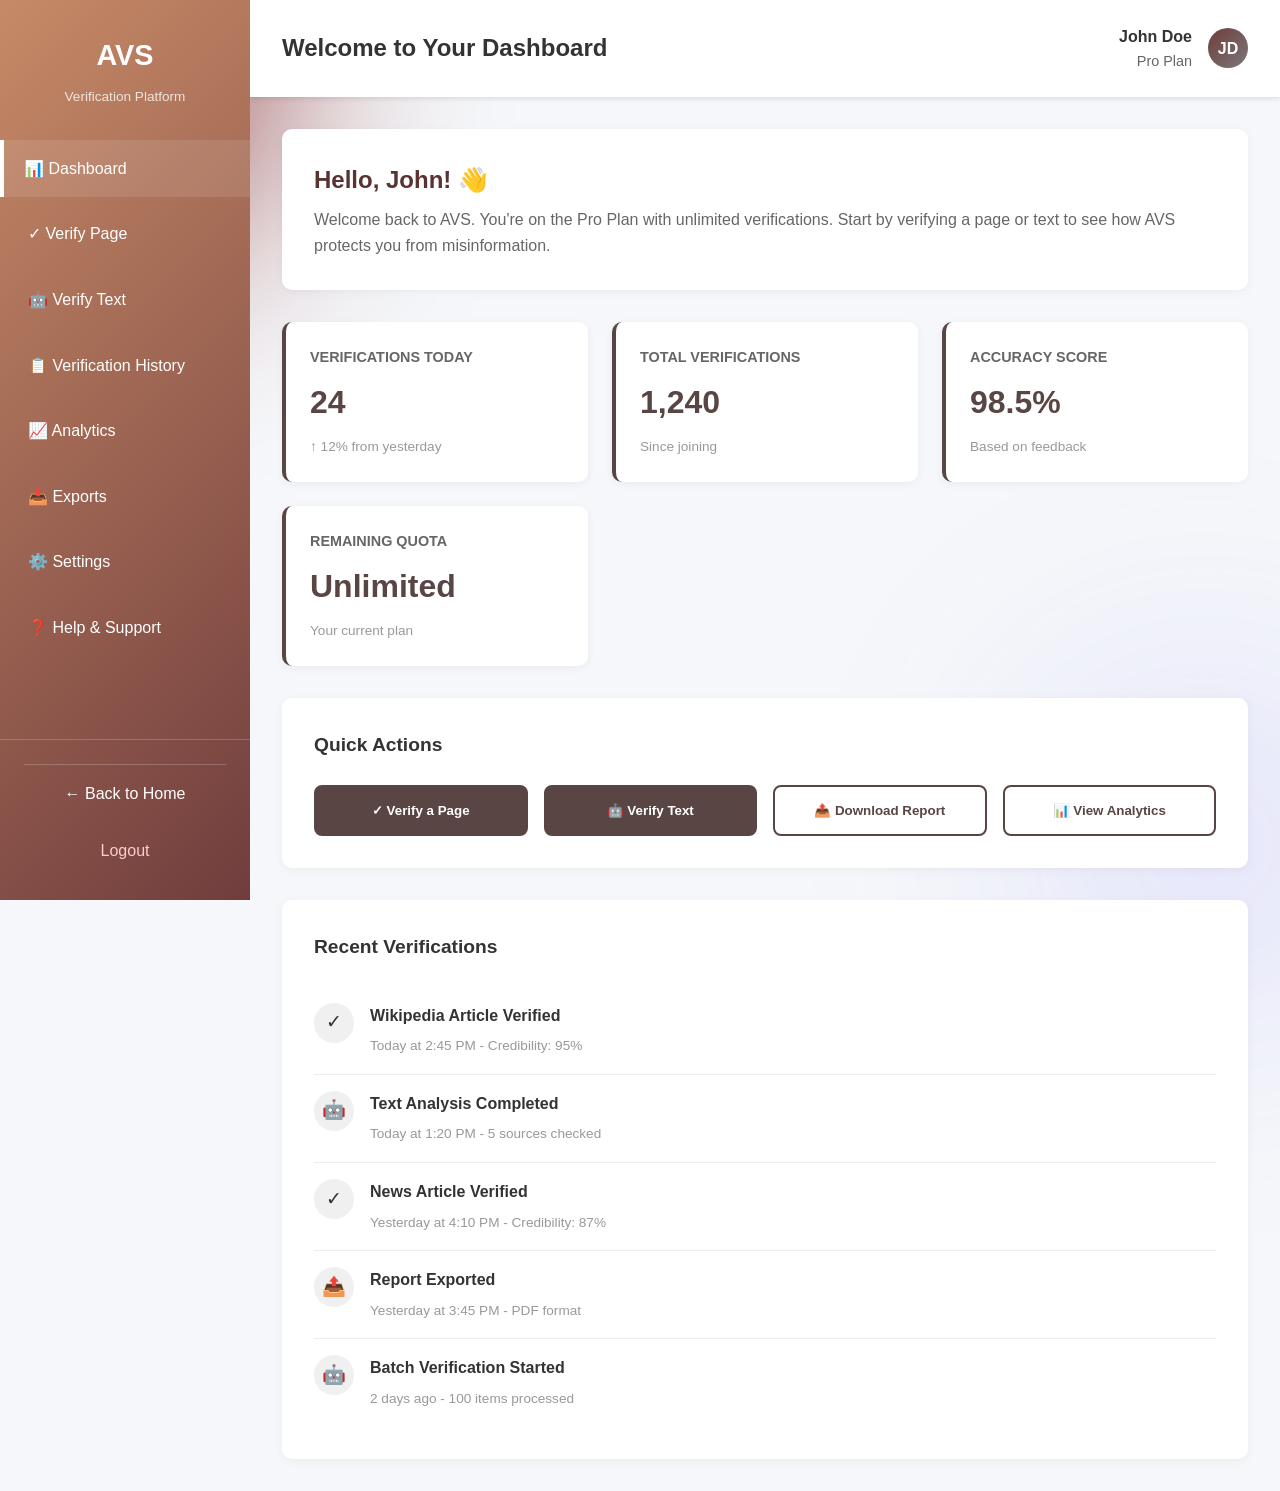
<file: dashboard.html>
<!DOCTYPE html>
<html lang="en">
<head>
    <meta charset="UTF-8">
    <meta name="viewport" content="width=device-width, initial-scale=1.0">
    <title>AVS - Dashboard</title>
    <link rel="stylesheet" href="assets-css-style.css">
    <style>
        * {
            margin: 0;
            padding: 0;
            box-sizing: border-box;
        }

        body {
            font-family: 'Segoe UI', Tahoma, Geneva, Verdana, sans-serif;
            background-color: #f5f7fa;
            color: #333;
        }

        .dashboard-container {
            display: flex;
            min-height: 100vh;
        }

        /* Sidebar */
        .sidebar {
            width: 250px;
            background: linear-gradient(135deg, #c78a67 0%, #703d3d 100%);
            color: white;
            padding: 2rem 0;
            position: fixed;
            height: 100vh;
            overflow-y: auto;
        }

        .sidebar-header {
            padding: 0 1.5rem;
            margin-bottom: 2rem;
            text-align: center;
        }

        .sidebar-header h2 {
            font-size: 1.8rem;
            margin-bottom: 0.5rem;
        }

        .sidebar-menu {
            list-style: none;
        }

        .sidebar-menu li {
            margin: 0.5rem 0;
        }

        .sidebar-menu a {
            display: block;
            padding: 1rem 1.5rem;
            color: white;
            text-decoration: none;
            transition: all 0.3s;
            border-left: 4px solid transparent;
        }

        .sidebar-menu a:hover,
        .sidebar-menu a.active {
            background-color: rgba(255, 255, 255, 0.1);
            border-left-color: white;
            padding-left: 1.25rem;
        }

        .sidebar-footer {
            position: absolute;
            bottom: 0;
            width: 100%;
            padding: 1.5rem;
            border-top: 1px solid rgba(255, 255, 255, 0.2);
        }

        .sidebar-footer a {
            display: block;
            color: white;
            text-decoration: none;
            text-align: center;
            padding: 0.75rem;
            transition: opacity 0.3s;
        }

        .sidebar-footer a:hover {
            opacity: 0.8;
        }

        /* Main Content */
        .main-content {
            flex: 1;
            margin-left: 250px;
        }

        /* Top Bar */
        .topbar {
            background: white;
            padding: 1.5rem 2rem;
            box-shadow: 0 2px 5px rgba(0, 0, 0, 0.1);
            display: flex;
            justify-content: space-between;
            align-items: center;
        }

        .topbar h1 {
            font-size: 1.5rem;
            color: #333;
        }

        .user-profile {
            display: flex;
            align-items: center;
            gap: 1rem;
        }

        .user-avatar {
            width: 40px;
            height: 40px;
            border-radius: 50%;
            background: linear-gradient(135deg, #703d3d 0%, #7a7777 100%);
            display: flex;
            align-items: center;
            justify-content: center;
            color: white;
            font-weight: bold;
        }

        .user-info {
            text-align: right;
        }

        .user-info p {
            margin: 0;
            font-size: 0.9rem;
            color: #666;
        }

        .user-info span {
            display: block;
            font-weight: 600;
            color: #333;
        }

        /* Content Area */
        .content {
            padding: 2rem;
        }

        .welcome-section {
            background: white;
            padding: 2rem;
            border-radius: 10px;
            margin-bottom: 2rem;
            box-shadow: 0 2px 10px rgba(0, 0, 0, 0.05);
        }

        .welcome-section h2 {
            color: #593332;
            margin-bottom: 0.5rem;
        }

        .welcome-section p {
            color: #666;
            line-height: 1.6;
        }

        /* Stats Grid */
        .stats-grid {
            display: grid;
            grid-template-columns: repeat(auto-fit, minmax(250px, 1fr));
            gap: 1.5rem;
            margin-bottom: 2rem;
        }

        .stat-card {
            background: white;
            padding: 1.5rem;
            border-radius: 10px;
            box-shadow: 0 2px 10px rgba(0, 0, 0, 0.05);
            border-left: 4px solid #594644;
        }

        .stat-card h3 {
            color: #666;
            font-size: 0.9rem;
            font-weight: 600;
            text-transform: uppercase;
            margin-bottom: 0.5rem;
        }

        .stat-value {
            font-size: 2rem;
            font-weight: bold;
            color: #594644;
        }

        .stat-change {
            font-size: 0.85rem;
            color: #999;
            margin-top: 0.5rem;
        }

        /* Main Actions */
        .actions-section {
            background: white;
            padding: 2rem;
            border-radius: 10px;
            margin-bottom: 2rem;
            box-shadow: 0 2px 10px rgba(0, 0, 0, 0.05);
        }

        .actions-section h3 {
            color: #333;
            margin-bottom: 1.5rem;
            font-size: 1.2rem;
        }

        .action-buttons {
            display: grid;
            grid-template-columns: repeat(auto-fit, minmax(200px, 1fr));
            gap: 1rem;
        }

        .action-btn {
            padding: 1rem;
            border: 2px solid #594644;
            background: white;
            color: #594644;
            border-radius: 8px;
            font-weight: 600;
            cursor: pointer;
            transition: all 0.3s;
            text-decoration: none;
            display: flex;
            align-items: center;
            justify-content: center;
            gap: 0.5rem;
        }

        .action-btn:hover {
            background: #594644;
            color: white;
            transform: translateY(-2px);
        }

        .action-btn.primary {
            background: #594644;
            color: white;
            border-color: #594644;
        }

        .action-btn.primary:hover {
            background: #7a7777;
            border-color: #7a7777;
        }

        /* Recent Activity */
        .activity-section {
            background: white;
            padding: 2rem;
            border-radius: 10px;
            box-shadow: 0 2px 10px rgba(0, 0, 0, 0.05);
        }

        .activity-section h3 {
            color: #333;
            margin-bottom: 1.5rem;
            font-size: 1.2rem;
        }

        .activity-list {
            list-style: none;
        }

        .activity-item {
            padding: 1rem 0;
            border-bottom: 1px solid #eee;
            display: flex;
            gap: 1rem;
        }

        .activity-item:last-child {
            border-bottom: none;
        }

        .activity-icon {
            width: 40px;
            height: 40px;
            background: #f0f0f0;
            border-radius: 50%;
            display: flex;
            align-items: center;
            justify-content: center;
            font-size: 1.2rem;
        }

        .activity-content {
            flex: 1;
        }

        .activity-content strong {
            display: block;
            color: #333;
            margin-bottom: 0.25rem;
        }

        .activity-content span {
            color: #999;
            font-size: 0.85rem;
        }

        /* Responsive */
        @media (max-width: 768px) {
            .sidebar {
                position: absolute;
                left: -250px;
                transition: left 0.3s;
                z-index: 1000;
            }

            .sidebar.active {
                left: 0;
            }

            .main-content {
                margin-left: 0;
            }

            .stats-grid {
                grid-template-columns: 1fr;
            }

            .action-buttons {
                grid-template-columns: 1fr;
            }

            .topbar {
                justify-content: space-between;
            }

            .user-info {
                display: none;
            }
        }
    </style>
</head>
<body>
    <div class="dashboard-container">
        <!-- Sidebar -->
        <aside class="sidebar">
            <div class="sidebar-header">
                <h2>AVS</h2>
                <p style="font-size: 0.85rem; opacity: 0.8;">Verification Platform</p>
            </div>

            <ul class="sidebar-menu">
                <li><a href="#dashboard" class="active">📊 Dashboard</a></li>
                <li><a href="#verify-page">✓ Verify Page</a></li>
                <li><a href="#verify-text">🤖 Verify Text</a></li>
                <li><a href="#history">📋 Verification History</a></li>
                <li><a href="#analytics">📈 Analytics</a></li>
                <li><a href="#exports">📤 Exports</a></li>
                <li><a href="#settings">⚙️ Settings</a></li>
                <li><a href="#help">❓ Help & Support</a></li>
            </ul>

            <div class="sidebar-footer">
                <a href="index.html" style="border-top: 1px solid rgba(255, 255, 255, 0.2); padding-top: 1rem;">← Back to Home</a>
                <a href="login.html" style="margin-top: 0.5rem; color: #ffcccc;">Logout</a>
            </div>
        </aside>

        <!-- Main Content -->
        <div class="main-content">
            <!-- Top Bar -->
            <div class="topbar">
                <h1>Welcome to Your Dashboard</h1>
                <div class="user-profile">
                    <div class="user-info">
                        <span>John Doe</span>
                        <p>Pro Plan</p>
                    </div>
                    <div class="user-avatar">JD</div>
                </div>
            </div>

            <!-- Content -->
            <div class="content">
                <!-- Welcome Section -->
                <div class="welcome-section">
                    <h2>Hello, John! 👋</h2>
                    <p>Welcome back to AVS. You're on the Pro Plan with unlimited verifications. Start by verifying a page or text to see how AVS protects you from misinformation.</p>
                </div>

                <!-- Stats Grid -->
                <div class="stats-grid">
                    <div class="stat-card">
                        <h3>Verifications Today</h3>
                        <div class="stat-value">24</div>
                        <div class="stat-change">↑ 12% from yesterday</div>
                    </div>
                    <div class="stat-card">
                        <h3>Total Verifications</h3>
                        <div class="stat-value">1,240</div>
                        <div class="stat-change">Since joining</div>
                    </div>
                    <div class="stat-card">
                        <h3>Accuracy Score</h3>
                        <div class="stat-value">98.5%</div>
                        <div class="stat-change">Based on feedback</div>
                    </div>
                    <div class="stat-card">
                        <h3>Remaining Quota</h3>
                        <div class="stat-value">Unlimited</div>
                        <div class="stat-change">Your current plan</div>
                    </div>
                </div>

                <!-- Quick Actions -->
                <div class="actions-section">
                    <h3>Quick Actions</h3>
                    <div class="action-buttons">
                        <button class="action-btn primary">✓ Verify a Page</button>
                        <button class="action-btn primary">🤖 Verify Text</button>
                        <button class="action-btn">📤 Download Report</button>
                        <button class="action-btn">📊 View Analytics</button>
                    </div>
                </div>

                <!-- Recent Activity -->
                <div class="activity-section">
                    <h3>Recent Verifications</h3>
                    <ul class="activity-list">
                        <li class="activity-item">
                            <div class="activity-icon">✓</div>
                            <div class="activity-content">
                                <strong>Wikipedia Article Verified</strong>
                                <span>Today at 2:45 PM - Credibility: 95%</span>
                            </div>
                        </li>
                        <li class="activity-item">
                            <div class="activity-icon">🤖</div>
                            <div class="activity-content">
                                <strong>Text Analysis Completed</strong>
                                <span>Today at 1:20 PM - 5 sources checked</span>
                            </div>
                        </li>
                        <li class="activity-item">
                            <div class="activity-icon">✓</div>
                            <div class="activity-content">
                                <strong>News Article Verified</strong>
                                <span>Yesterday at 4:10 PM - Credibility: 87%</span>
                            </div>
                        </li>
                        <li class="activity-item">
                            <div class="activity-icon">📤</div>
                            <div class="activity-content">
                                <strong>Report Exported</strong>
                                <span>Yesterday at 3:45 PM - PDF format</span>
                            </div>
                        </li>
                        <li class="activity-item">
                            <div class="activity-icon">🤖</div>
                            <div class="activity-content">
                                <strong>Batch Verification Started</strong>
                                <span>2 days ago - 100 items processed</span>
                            </div>
                        </li>
                    </ul>
                </div>
            </div>
        </div>
    </div>

    <script>
        // Add active state to menu items on click
        document.querySelectorAll('.sidebar-menu a').forEach(link => {
            link.addEventListener('click', function() {
                document.querySelectorAll('.sidebar-menu a').forEach(a => a.classList.remove('active'));
                this.classList.add('active');
            });
        });

        // Mobile menu toggle (optional)
        function toggleSidebar() {
            document.querySelector('.sidebar').classList.toggle('active');
        }
    </script>
</body>
</html>
</file>
<file: assets-css-style.css>
/* AVS - Complete Styling with Dark Theme (Black, Dark Red, White, Gold) */

:root {
  --bg-dark: #0b0b0f;
  --bg-darker: #050508;
  --red-dark: #d72638;
  --red-darker: #a01d2a;
  --gold: #d4af37;
  --gold-light: #e8c547;
  --white: #ffffff;
  --gray: #b5b5b5;
  --gray-light: #d0d0d0;
  --gray-dark: #888888;
}

* {
  margin: 0;
  padding: 0;
  box-sizing: border-box;
  font-family: 'Segoe UI', Tahoma, Geneva, Verdana, sans-serif;
}

html {
  scroll-behavior: smooth;
}

body {
  background: var(--bg-dark);
  color: var(--white);
  line-height: 1.6;
}

.container {
  max-width: 1200px;
  margin: 0 auto;
  padding: 0 20px;
}

/* ===== NAVBAR ===== */
.navbar {
  background: rgba(0, 0, 0, 0.95);
  padding: 1rem 2rem;
  position: sticky;
  top: 0;
  z-index: 1000;
  border-bottom: 2px solid var(--red-dark);
  backdrop-filter: blur(10px);
}

.navbar .container {
  display: flex;
  justify-content: space-between;
  align-items: center;
}

.nav-brand {
  font-size: 1.8rem;
  font-weight: bold;
  color: var(--gold);
  letter-spacing: 2px;
}

.nav-menu {
  display: flex;
  list-style: none;
  gap: 2rem;
  align-items: center;
}

.nav-menu a {
  color: var(--white);
  text-decoration: none;
  transition: all 0.3s ease;
  font-size: 0.95rem;
  font-weight: 500;
}

.nav-menu a:hover {
  color: var(--gold);
  text-shadow: 0 0 10px rgba(212, 175, 55, 0.5);
}

.btn-primary, .btn-secondary {
  padding: 0.6rem 1.2rem;
  border-radius: 5px;
  text-decoration: none;
  font-weight: 600;
  transition: all 0.3s ease;
  display: inline-block;
}

.btn-primary {
  background: var(--red-dark);
  color: white;
  border: 2px solid var(--red-dark);
}

.btn-primary:hover {
  background: var(--red-darker);
  border-color: var(--gold);
  transform: translateY(-2px);
  box-shadow: 0 5px 15px rgba(212, 175, 55, 0.3);
}

.btn-secondary {
  background: transparent;
  color: var(--gold);
  border: 2px solid var(--gold);
}

.btn-secondary:hover {
  background: var(--gold);
  color: var(--bg-dark);
  transform: translateY(-2px);
}

/* ===== HERO SECTION ===== */
.hero {
  background: linear-gradient(135deg, rgba(11, 11, 15, 1) 0%, rgba(5, 5, 8, 1) 100%);
  padding: 100px 20px;
  text-align: center;
  border-bottom: 2px solid var(--red-dark);
}

.hero-content h1 {
  font-size: 3.5rem;
  margin-bottom: 1rem;
  color: var(--white);
  text-shadow: 0 0 20px rgba(212, 175, 55, 0.3);
  font-weight: 700;
}

.hero-content p {
  font-size: 1.2rem;
  color: var(--gray-light);
  max-width: 700px;
  margin: 0 auto 2rem;
}

.hero-buttons {
  display: flex;
  gap: 1rem;
  justify-content: center;
  flex-wrap: wrap;
}

.btn {
  padding: 0.8rem 1.5rem;
  border-radius: 5px;
  text-decoration: none;
  font-weight: 600;
  transition: all 0.3s ease;
  display: inline-block;
  font-size: 1rem;
  cursor: pointer;
  border: none;
}

.btn:hover {
  transform: translateY(-3px);
}

/* ===== FEATURES SECTION ===== */
.features {
  padding: 80px 20px;
  background: var(--bg-dark);
}

.features h2 {
  text-align: center;
  font-size: 2.5rem;
  margin-bottom: 3rem;
  color: var(--gold);
  text-shadow: 0 0 15px rgba(212, 175, 55, 0.2);
}

.features-grid {
  display: grid;
  grid-template-columns: repeat(auto-fit, minmax(300px, 1fr));
  gap: 2rem;
}

.feature-card {
  background: rgba(215, 38, 56, 0.05);
  border: 2px solid rgba(212, 175, 55, 0.3);
  padding: 2rem;
  border-radius: 10px;
  transition: all 0.3s ease;
  text-align: center;
}

.feature-card:hover {
  border-color: var(--gold);
  transform: translateY(-5px);
  box-shadow: 0 10px 30px rgba(212, 175, 55, 0.2);
  background: rgba(212, 175, 55, 0.05);
}

.feature-icon {
  font-size: 2.5rem;
  margin-bottom: 1rem;
}

.feature-card h3 {
  color: var(--gold);
  font-size: 1.3rem;
  margin-bottom: 0.5rem;
}

.feature-card p {
  color: var(--gray-light);
  font-size: 0.95rem;
}

/* ===== PRICING SECTION ===== */
.pricing {
  padding: 80px 20px;
  background: linear-gradient(135deg, rgba(5, 5, 8, 1) 0%, rgba(11, 11, 15, 1) 100%);
  border-top: 2px solid var(--red-dark);
}

.pricing h2 {
  text-align: center;
  font-size: 2.5rem;
  margin-bottom: 3rem;
  color: var(--gold);
}

.pricing-grid {
  display: grid;
  grid-template-columns: repeat(auto-fit, minmax(250px, 1fr));
  gap: 2rem;
}

.pricing-card {
  background: rgba(0, 0, 0, 0.6);
  border: 2px solid rgba(212, 175, 55, 0.3);
  padding: 2rem;
  border-radius: 10px;
  transition: all 0.3s ease;
  text-align: center;
  position: relative;
}

.pricing-card:hover {
  transform: translateY(-10px);
  border-color: var(--gold);
  box-shadow: 0 15px 40px rgba(212, 175, 55, 0.15);
}

.pricing-card.featured {
  border-color: var(--gold);
  transform: scale(1.05);
  box-shadow: 0 10px 30px rgba(212, 175, 55, 0.2);
}

.pricing-card.featured:hover {
  transform: scale(1.05) translateY(-10px);
}

.badge {
  position: absolute;
  top: -12px;
  left: 50%;
  transform: translateX(-50%);
  background: var(--gold);
  color: var(--bg-dark);
  padding: 0.5rem 1rem;
  border-radius: 20px;
  font-weight: 600;
  font-size: 0.85rem;
}

.pricing-card h3 {
  color: var(--gold);
  font-size: 1.5rem;
  margin: 1rem 0 0.5rem;
}

.price {
  font-size: 2.5rem;
  color: var(--white);
  margin: 1rem 0;
  font-weight: 700;
}

.price span {
  font-size: 0.9rem;
  color: var(--gray-light);
}

.features-list {
  list-style: none;
  margin: 2rem 0;
  text-align: left;
}

.features-list li {
  padding: 0.75rem 0;
  color: var(--gray-light);
  border-bottom: 1px solid rgba(212, 175, 55, 0.1);
}

.features-list li:last-child {
  border-bottom: none;
}

/* ===== ABOUT SECTION ===== */
.about {
  padding: 80px 20px;
  background: var(--bg-dark);
  border-top: 2px solid var(--red-dark);
}

.about h2 {
  text-align: center;
  font-size: 2.5rem;
  margin-bottom: 2rem;
  color: var(--gold);
}

.about p {
  max-width: 800px;
  margin: 0 auto;
  font-size: 1.1rem;
  color: var(--gray-light);
  line-height: 1.8;
}

.about {
  padding: 80px 20px;
  background: var(--bg-dark);
  border-top: 2px solid var(--red-dark);
}

.about h3 {
  text-align: center;
  font-size: 2.8rem;
  margin-bottom: 2rem;
  color: var(--gold);
}

.about p {
  max-width: 800px;
  margin: 0 auto;
  font-size: 1.1rem;
  color: var(--gray-light);
  line-height: 1.8;
}

.about {
  padding: 80px 20px;
  background: var(--bg-dark);
  border-top: 2px solid var(--red-dark);
}
  .about h4 {
  text-align: center;
  font-size: 2.8rem;
  margin-bottom: 2rem;
  color: var(--gold);
}
  
.about p {
  max-width: 800px;
  margin: 0 auto;
  font-size: 1.1rem;
  color: var(--gray-light);
  line-height: 1.8;
}
.about {
  padding: 80px 20px;
  background: var(--bg-dark);
  border-top: 2px solid var(--red-dark);
}

/* ===== CONTACT SECTION ===== */
.contact {
  padding: 80px 20px;
  background: linear-gradient(135deg, rgba(5, 5, 8, 1) 0%, rgba(11, 11, 15, 1) 100%);
  border-top: 2px solid var(--red-dark);
}

.contact h2 {
  text-align: center;
  font-size: 2.5rem;
  margin-bottom: 3rem;
  color: var(--gold);
}

.contact-form {
  max-width: 600px;
  margin: 0 auto;
}

.form-group {
  margin-bottom: 1.5rem;
}

.form-group input,
.form-group textarea {
  width: 100%;
  padding: 0.75rem;
  background: rgba(255, 255, 255, 0.05);
  border: 2px solid rgba(212, 175, 55, 0.3);
  color: var(--white);
  border-radius: 5px;
  font-size: 1rem;
  transition: all 0.3s ease;
  font-family: inherit;
}

.form-group input::placeholder,
.form-group textarea::placeholder {
  color: var(--gray-dark);
}

.form-group input:focus,
.form-group textarea:focus {
  outline: none;
  border-color: var(--gold);
  box-shadow: 0 0 10px rgba(212, 175, 55, 0.3);
  background: rgba(255, 255, 255, 0.08);
}

.contact-form .btn {
  width: 100%;
  padding: 1rem;
  font-size: 1.1rem;
}

/* ===== FOOTER ===== */
.footer {
  background: rgba(0, 0, 0, 0.95);
  border-top: 2px solid var(--red-dark);
  padding: 3rem 2rem 1rem;
}

.footer-content {
  display: grid;
  grid-template-columns: repeat(auto-fit, minmax(200px, 1fr));
  gap: 2rem;
  margin-bottom: 2rem;
}

.footer-section h4 {
  color: var(--gold);
  margin-bottom: 1rem;
  font-size: 1.1rem;
}

.footer-section p,
.footer-section ul {
  color: var(--gray-light);
  list-style: none;
}

.footer-section ul li {
  margin-bottom: 0.5rem;
}

.footer-section a {
  color: var(--gray-light);
  text-decoration: none;
  transition: color 0.3s ease;
}

.footer-section a:hover {
  color: var(--gold);
}

.footer-bottom {
  text-align: center;
  padding-top: 2rem;
  border-top: 1px solid rgba(212, 175, 55, 0.2);
  color: var(--gray-dark);
}

/* ===== RESPONSIVE DESIGN ===== */
@media (max-width: 768px) {
  .nav-menu {
    gap: 1rem;
    font-size: 0.85rem;
  }

  .hero-content h1 {
    font-size: 2rem;
  }

  .hero-content p {
    font-size: 1rem;
  }

  .hero-buttons {
    flex-direction: column;
    align-items: center;
  }

  .btn {
    width: 100%;
    max-width: 300px;
  }

  .features h2,
  .pricing h2,
  .about h2,
  .contact h2 {
    font-size: 1.8rem;
  }

  .pricing-card.featured {
    transform: scale(1);
  }

  .pricing-card.featured:hover {
    transform: translateY(-10px);
  }

  .features-grid,
  .pricing-grid {
    grid-template-columns: 1fr;
  }

  .footer-content {
    grid-template-columns: 1fr;
    text-align: center;
  }

  .footer-section ul {
    display: flex;
    justify-content: center;
    gap: 1rem;
    flex-wrap: wrap;
  }
}

@media (max-width: 480px) {
  .nav-brand {
    font-size: 1.3rem;
  }

  .nav-menu {
    gap: 0.5rem;
    font-size: 0.75rem;
  }

  .hero-content h1 {
    font-size: 1.5rem;
  }

  .btn-primary,
  .btn-secondary {
    padding: 0.5rem 0.8rem;
    font-size: 0.85rem;
  }
}

/* ===== ANIMATIONS ===== */
@keyframes fadeIn {
  from {
    opacity: 0;
    transform: translateY(20px);
  }
  to {
    opacity: 1;
    transform: translateY(0);
  }
}

@keyframes slideInLeft {
  from {
    opacity: 0;
    transform: translateX(-50px);
  }
  to {
    opacity: 1;
    transform: translateX(0);
  }
}

@keyframes slideInRight {
  from {
    opacity: 0;
    transform: translateX(50px);
  }
  to {
    opacity: 1;
    transform: translateX(0);
  }
}

@keyframes glow {
  0%, 100% {
    text-shadow: 0 0 10px rgba(212, 175, 55, 0.3);
  }
  50% {
    text-shadow: 0 0 20px rgba(212, 175, 55, 0.6);
  }
}

.feature-card {
  animation: fadeIn 0.6s ease-out;
}

.pricing-card {
  animation: fadeIn 0.6s ease-out;
}

h2 {
  animation: fadeIn 0.8s ease-out;
}

/* ===== Privacy Policy ===== */
 .about {
  padding: 80px 20px;
  background: var(--bg-light);
}

.about h2 {
  text-align: left;
  display: block;
  width: 100%;
  font-size: 2.7rem;
  margin-bottom: 2rem;
  color: var(--black);
}

.about p {
  text-align: left;
  width: 100%; 
  max-width: 800px;
  margin: 0 auto;
  font-size: 1.1rem;
  color: var(--black);
  line-height: 1.8;
}

.about {
  padding: 80px 20px;
  background: var(--bg-light);
}

.about h3 {
  text-align: left;
  display: block;
  width: 100%;
  font-size: 2.7rem;
  margin-bottom: 2rem;
  color: var(--black);
}

.about p {
  text-align: left;
  width: 100%; 
  max-width: 800px;
  margin: 0 auto;
  font-size: 1.1rem;
  color: var(--black);
  line-height: 1.8;
}
.about {
  padding: 80px 20px;
  background: var(--bg-light);
}

.about h4 {
 text-align: left;
  display: block;
  width: 100%;
  font-size: 2.7rem;
  margin-bottom: 2rem;
  color: var(--black);
}

.about p {
  text-align: left;
  width: 100%; 
  max-width: 800px;
  margin: 0 auto;
  font-size: 1.1rem;
  color: var(--black);
  line-height: 1.8;
}
.about {
  padding: 80px 20px;
  background: var(--bg-light);
}

.about h5 {
  text-align: left;
  display: block;
  width: 100%;
  font-size: 2.7rem;
  margin-bottom: 2rem;
  color: var(--black);
}

.about p {
   text-align: left;
  width: 100%; 
  max-width: 800px;
  margin: 0 auto;
  font-size: 1.1rem;
  color: var(--black);
  line-height: 1.8;
}
.about {
  padding: 80px 20px;
  background: var(--bg-light);
}

.about h6 {
  text-align: left;
  display: block;
  width: 100%;
  font-size: 2.7rem;
  margin-bottom: 2rem;
  color: var(--black);
}

.about p {
   text-align: left;
  width: 100%; 
  max-width: 800px;
  margin: 0 auto;
  font-size: 1.1rem;
  color: var(--black);
  line-height: 1.8;
}
.about {
  padding: 80px 20px;
  background: var(--bg-light);
}

.about h7 {
  text-align: left;
  display: block;
  width: 100%;
  font-size: 2.7rem;
  margin-bottom: 2rem;
  color: var(--black);
}

.about p {
   text-align: left;
  width: 100%; 
  max-width: 800px;
  margin: 0 auto;
  font-size: 1.1rem;
  color: var(--black);
  line-height: 1.8;
}
.about {
  padding: 80px 20px;
  background: var(--bg-light);
}

.about h8 {
  text-align: left;
  display: block;
  width: 100%;
  font-size: 2.7rem;
  margin-bottom: 2rem;
  color: var(--black);
}

.about p {
   text-align: left;
  width: 100%; 
  max-width: 800px;
  margin: 0 auto;
  font-size: 1.1rem;
  color: var(--black);
  line-height: 1.8;
}
.about {
  padding: 80px 20px;
  background: var(--bg-light);
}

.about h9 {
  text-align: left;
  display: block;
  width: 100%;
  font-size: 2.7rem;
  margin-bottom: 2rem;
  color: var(--black);
}

.about p {
   text-align: left;
  width: 100%; 
  max-width: 800px;
  margin: 0 auto;
  font-size: 1.1rem;
  color: var(--black);
  line-height: 1.8;
}
.about {
  padding: 80px 20px;
  background: var(--bg-light);
}

.about h10 {
  text-align: left;
  display: block;
  width: 100%;
  font-size: 2.7rem;
  margin-bottom: 2rem;
  color: var(--black);
}

.about p {
   text-align: left;
  width: 100%; 
  max-width: 800px;
  margin: 0 auto;
  font-size: 1.1rem;
  color: var(--black);
  line-height: 1.8;
}
.about {
  padding: 80px 20px;
  background: var(--bg-light);
}

.about h11 {
  text-align: left;
  display: block;
  width: 100%;
  font-size: 2.7rem;
  margin-bottom: 2rem;
  color: var(--black);
}

.about p {
   text-align: left;
  width: 100%; 
  max-width: 800px;
  margin: 0 auto;
  font-size: 1.1rem;
  color: var(--black);
  line-height: 1.8;
}
.about {
  padding: 80px 20px;
  background: var(--bg-light);
}

.about h12 {
  text-align: left;
  display: block;
  width: 100%;
  font-size: 2.7rem;
  margin-bottom: 2rem;
  color: var(--black);
}

.about p {
   text-align: left;
  width: 100%; 
  max-width: 800px;
  margin: 0 auto;
  font-size: 1.1rem;
  color: var(--black);
  line-height: 1.8;
}
.about {
  padding: 80px 20px;
  background: var(--bg-light);
}

.about h13 {
  text-align: left;
  display: block;
  width: 100%;
  font-size: 2.7rem;
  margin-bottom: 2rem;
  color: var(--black);
}

.about p {
   text-align: left;
  width: 100%; 
  max-width: 800px;
  margin: 0 auto;
  font-size: 1.1rem;
  color: var(--black);
  line-height: 1.8;
}
.about {
  padding: 80px 20px;
  background: var(--bg-light);
}

.about h14 {
  text-align: left;
  display: block;
  width: 100%;
  font-size: 2.7rem;
  margin-bottom: 2rem;
  color: var(--black);
}

.about p {
   text-align: left;
  width: 100%; 
  max-width: 800px;
  margin: 0 auto;
  font-size: 1.1rem;
  color: var(--black);
  line-height: 1.8;
}
/* ==========================
   WEBSITE INTRO ANIMATION
========================== */

body{
    opacity:0;
    animation:pageFade 0.8s ease forwards;
    overflow-x:hidden;
}

@keyframes pageFade{
    to{
        opacity:1;
    }
}

/* Main content animation */

.hero,
section,
footer{
    opacity:0;
    transform:translateY(40px);
    animation:slideUp 1s ease forwards;
}

.hero{animation-delay:.3s;}
section:nth-of-type(1){animation-delay:.5s;}
section:nth-of-type(2){animation-delay:.7s;}
section:nth-of-type(3){animation-delay:.9s;}
footer{animation-delay:1.1s;}

@keyframes slideUp{
    to{
        opacity:1;
        transform:translateY(0);
    }
}

/* Overlay */

.intro-overlay{
    position:fixed;
    inset:0;
    background:#05060b;
    z-index:9999;
    animation:removeOverlay 1.5s forwards;
    pointer-events:none;
}

@keyframes removeOverlay{
    0%{
        opacity:1;
    }
    70%{
        opacity:1;
    }
    100%{
        opacity:0;
        visibility:hidden;
    }
}

/* Glowing Sweep */

.light-sweep{
    position:absolute;
    top:-50%;
    left:-25%;
    width:50%;
    height:200%;
    background:linear-gradient(
        90deg,
        transparent,
        rgba(0,255,255,.35),
        transparent
    );

    transform:rotate(20deg);
    animation:sweep 1.7s ease-out;
}

@keyframes sweep{
    from{
        transform:translateX(-150%) rotate(20deg);
    }
    to{
        transform:translateX(450%) rotate(20deg);
    }
}

/* Floating background */

body::before,
body::after{
    content:"";
    position:fixed;
    width:350px;
    height:350px;
    border-radius:50%;
    filter:blur(120px);
    z-index:-1;
}

body::before{
    background:#730602;
    top:-120px;
    left:-100px;
    animation:float1 10s ease-in-out infinite;
}

body::after{
    background:#6d5cff22;
    bottom:-120px;
    right:-100px;
    animation:float2 12s ease-in-out infinite;
}

@keyframes float1{
    0%,100%{
        transform:translate(0,0);
    }
    50%{
        transform:translate(50px,30px);
    }
}

@keyframes float2{
    0%,100%{
        transform:translate(0,0);
    }
    50%{
        transform:translate(-40px,-20px);
    }
}

/* Elements start hidden */

.reveal{
    opacity:0;
    transform:translateY(60px);
    transition:all 1s ease;
}

/* When visible */

.reveal.active{
    opacity:1;
    transform:translateY(0);
}



/* FULL SCREEN */

#loader{
    position:fixed;
    inset:0;
    background:#05060b;
    display:flex;
    justify-content:center;
    align-items:center;
    z-index:999999;
    transition:opacity 1s;
}

/* Terminal */

.terminal{

    text-align:center;
    color:white;
    font-family:monospace;
}

.loader-logo{

    width:120px;
    margin-bottom:20px;
    animation:pulse 1.7s infinite;
}

@keyframes pulse{

    0%{
        transform:scale(1);
        filter:drop-shadow(0 0 5px red);
    }

    50%{
        transform:scale(1.08);
        filter:drop-shadow(0 0 25px red);
    }

    100%{
        transform:scale(1);
        filter:drop-shadow(0 0 5px red);
    }

}

.progress{

    width:260px;
    height:10px;
    background:#1d1d1d;
    border-radius:100px;
    overflow:hidden;
    margin:20px auto;
}

.progress-bar{

    width:0%;
    height:100%;
    background:linear-gradient(90deg,#e6de47,#701f0b);
    animation:load 3.5s forwards;
}

@keyframes load{

    to{
        width:100%;
    }

}

#verify{

    opacity:0;
    margin-top:20px;
}

#ready{

    opacity:0;
    color:#a31414;
    font-weight:bold;
    font-size:20px;
}

/* Full screen loader */

#loader{
    position:fixed;
    inset:0;
    background:#1d1d1d;
    display:flex;
    justify-content:center;
    align-items:center;
    z-index:99999;
    transition:opacity .8s ease;
}

.loader-logo{
    width:210px;
    animation:logoIntro 3.2s ease-in-out infinite alternate;
}

@keyframes logoIntro{

    from{
        transform:scale(.9);
        opacity:.7;
        filter:drop-shadow(0 0 5px #e01616);
    }

    to{
        transform:scale(1.05);
        opacity:1;
        filter:drop-shadow(0 0 25px #701f0b);
    }

}

body.loaded #loader{
    opacity:0;
    pointer-events:none;
}

.hero{
    position:relative;
    height:100vh;
    overflow:hidden;
    background:#09090d;
    display:flex;
    justify-content:center;
    align-items:center;
}

.glow-arc{
    position:absolute;

    width:1700px;
    height:1700px;

    border-radius:50%;

    bottom:-1450px;

    background:
    radial-gradient(circle,
    transparent 59%,
    rgba(255,255,255,.04) 60%,
    transparent 61%);

}

.glow-arc::before{

    content:"";

    position:absolute;
    inset:0;

    border-radius:50%;

    background:
    conic-gradient(
    #ff5f6d,
    #ffc371,
    #6effe7,
    #7a5cff,
    #ff5f6d);

    filter:blur(30px);

    mask:
    radial-gradient(circle,
    transparent 58%,
    black 60%,
    transparent 62%);
}

.hero::before{

content:"";

position:absolute;

inset:0;

background-image:

linear-gradient(rgba(255,255,255,.05) 1px, transparent 1px),

linear-gradient(90deg, rgba(255,255,255,.05) 1px, transparent 1px);

background-size:40px 40px;

opacity:.3;

animation:gridMove 20s linear infinite;
}

@keyframes gridMove{

0%{
transform:translateY(0);
}

100%{
transform:translateY(40px);
}

.hero::after{

content:"";

position:absolute;

inset:0;

background:

repeating-linear-gradient(
90deg,
transparent,
transparent 2px,
rgba(255,255,255,.03) 3px,
transparent 5px);

opacity:.4;

pointer-events:none;
}

.hero{

background:
radial-gradient(circle at center,
#1a1a2d 0%,
#0b0b12 45%,
#050507 100%);
}

.hero-content{

animation:fadeUp 1s ease forwards;

opacity:0;

transform:translateY(40px);

}

@keyframes fadeUp{

to{

opacity:1;

transform:translateY(0);

}

.button{

padding:14px 32px;

border-radius:999px;

background:#111;

position:relative;

color:white;

overflow:hidden;

}

.button::before{

content:"";

position:absolute;

inset:-2px;

background:linear-gradient(
90deg,
#ff7a18,
#00ffe7,
#6f5cff,
#ff7a18);

background-size:300%;

animation:borderMove 6s linear infinite;

z-index:-1;

}

@keyframes borderMove{

0%{
background-position:0%;
}

100%{
background-position:300%;
}

}
/* ===================================================
   AVS Interactive Experience - Part 1 (Foundation)
   =================================================== */

#avs-experience{
    position:relative;
    width:100%;
    min-height:250vh;
    overflow:hidden;
    background:#030303;
    color:#fff;
    font-family:Inter,sans-serif;
}

/* ======================================
   Background
====================================== */

.experience-background{
    position:absolute;
    inset:0;
    overflow:hidden;
    z-index:0;
}

.gradient-glow{
    position:absolute;
    width:700px;
    height:700px;
    left:50%;
    top:20%;
    transform:translateX(-50%);
    border-radius:50%;
    background:radial-gradient(circle,
    rgba(0,170,255,.25),
    rgba(0,170,255,.05),
    transparent 70%);
    filter:blur(60px);
}

.stars{
    position:absolute;
    inset:0;
    background-image:
        radial-gradient(#ffffff99 1px, transparent 1px);
    background-size:45px 45px;
    opacity:.18;
}

/* ======================================
   Hero Orb
====================================== */

.hero-orb-container{
    position:relative;
    width:100%;
    height:100vh;
    display:flex;
    justify-content:center;
    align-items:center;
}

.center-orb{
    position:relative;
    width:220px;
    height:220px;
    display:flex;
    justify-content:center;
    align-items:center;
}

.orb-core{
    width:170px;
    height:170px;
    border-radius:50%;
    display:flex;
    justify-content:center;
    align-items:center;

    background:
        radial-gradient(circle at top,
        #42cfff,
        #0076ff,
        #00172d);

    box-shadow:
        0 0 30px rgba(0,170,255,.7),
        0 0 90px rgba(0,170,255,.45),
        inset 0 0 30px rgba(255,255,255,.2);

    border:1px solid rgba(255,255,255,.15);

    z-index:5;
}

.orb-core span{
    font-size:34px;
    font-weight:700;
    letter-spacing:4px;
}

/* ======================================
   Pulse Rings
====================================== */

.pulse-ring{
    position:absolute;
    border-radius:50%;
    border:1px solid rgba(0,170,255,.25);
}

.ring1{
    width:250px;
    height:250px;
}

.ring2{
    width:320px;
    height:320px;
}

/* ======================================
   Orbits
====================================== */

.orbit{
    position:absolute;
    inset:0;
    display:flex;
    justify-content:center;
    align-items:center;
    pointer-events:none;
}

/* ======================================
   Floating Modules
====================================== */

.module{
    position:absolute;
    width:140px;
    height:140px;

    backdrop-filter:blur(18px);

    background:
    rgba(255,255,255,.05);

    border:1px solid rgba(255,255,255,.12);

    border-radius:24px;

    display:flex;
    flex-direction:column;
    justify-content:center;
    align-items:center;

    box-shadow:
        0 15px 50px rgba(0,0,0,.45);

    transition:.4s;

    pointer-events:auto;
}

.module:hover{

    transform:translateY(-8px);

    border-color:#4ec8ff;

    box-shadow:
        0 0 25px rgba(0,180,255,.35);

}

.module h4{
    margin-top:12px;
    font-size:15px;
    font-weight:500;
}

.module{
    font-size:34px;
}

/* ======================================
   Initial Positions
====================================== */

.website{

    transform:
    translateY(-270px);

}

.pdf{

    transform:
    translate(210px,-150px);

}

.image{

    transform:
    translate(250px,170px);

}

.video{

    transform:
    translateY(280px);

}

.voice{

    transform:
    translate(-230px,170px);

}

.chat{

    transform:
    translate(-220px,-150px);

}

/* ======================================
   Processing Section
====================================== */

.processing{

    width:100%;
    padding:140px 10%;

    text-align:center;

    position:relative;
    z-index:2;

}

.process-word{

    font-size:62px;

    font-weight:700;

    letter-spacing:2px;

    margin:90px 0;

    opacity:.22;

}

.process-word.active{

    opacity:1;

    color:#5ad0ff;

}

.process-word.verified{

    color:#69ffbc;

}

/* ======================================
   Demo Cards
====================================== */

.demo-stream{

    width:100%;

    display:flex;

    flex-direction:column;

    align-items:center;

    gap:45px;

    padding:120px 0;

}

.demo-card{

    width:min(650px,90%);

    padding:32px;

    border-radius:22px;

    background:

    rgba(255,255,255,.05);

    border:1px solid rgba(255,255,255,.1);

    backdrop-filter:blur(16px);

    box-shadow:

    0 15px 40px rgba(0,0,0,.35);

}

.demo-label{

    display:inline-block;

    padding:6px 14px;

    border-radius:50px;

    background:#008cff;

    font-size:13px;

    margin-bottom:16px;

}

.demo-card p{

    font-size:20px;

    line-height:1.6;

}

.warning .demo-label{

    background:#ff8f00;

}

.success .demo-label{

    background:#00c96d;

}

/* ======================================
   Network
====================================== */

.network{

    position:relative;

    padding:180px 0;

    text-align:center;

}

.network h2{

    font-size:42px;

    margin-bottom:70px;

}

.network-center{

    width:170px;

    height:170px;

    border-radius:50%;

    margin:auto;

    display:flex;

    justify-content:center;

    align-items:center;

    background:#008cff;

    font-size:32px;

    font-weight:700;

    box-shadow:

    0 0 60px rgba(0,170,255,.45);

}

.network-node{

    display:inline-block;

    margin:20px;

    padding:16px 26px;

    border-radius:999px;

    border:1px solid rgba(255,255,255,.15);

    background:rgba(255,255,255,.05);

}

/* ======================================
   Trust Score
====================================== */

.trust-score{

    display:flex;

    justify-content:center;

    align-items:center;

    padding:220px 0;

}

.score-circle{

    width:270px;

    height:270px;

    border-radius:50%;

    border:2px solid rgba(0,170,255,.3);

    display:flex;

    flex-direction:column;

    justify-content:center;

    align-items:center;

}

.score-number{

    font-size:88px;

    font-weight:800;

    color:#52cbff;

}

.score-label{

    letter-spacing:3px;

    text-transform:uppercase;

    opacity:.6;

    font-size:14px;

}

/* ======================================
   Ending
====================================== */

.experience-ending{

    padding:220px 10%;

    text-align:center;

}

.experience-ending h2{

    font-size:38px;

    opacity:.7;

}

.experience-ending h1{

    font-size:78px;

    margin:20px 0 50px;

}

.btn-primary{

    display:inline-block;

    padding:18px 42px;

    border-radius:999px;

    text-decoration:none;

    background:#008cff;

    color:#fff;

    font-weight:600;

    transition:.35s;

}

.btn-primary:hover{

    transform:translateY(-4px);

    box-shadow:0 0 35px rgba(0,170,255,.4);

}

/* ======================================
   Mobile
====================================== */

@media(max-width:768px){

.orb-core{

    width:120px;
    height:120px;

}

.orb-core span{

    font-size:24px;

}

.module{

    width:95px;
    height:95px;
    font-size:22px;

}

.module h4{

    font-size:12px;

}

.process-word{

    font-size:34px;

}

.experience-ending h1{

    font-size:46px;

}

.score-circle{

    width:180px;
    height:180px;

}

.score-number{

    font-size:56px;

}

}

/* ==========================
   WAITLIST
========================== */
/* Base Page Background setup */
body {
  background-color: #0b0b0b;
  margin: 0;
  padding: 0;
  font-family: -apple-system, BlinkMacSystemFont, "Segoe UI", Roboto, Helvetica, Arial, sans-serif;
  display: flex;
  justify-content: center;
  align-items: center;
  min-height: 100vh;
}
{
  background: linear-gradient(135deg, rgba(11, 11, 15, 1) 0%, rgba(5, 5, 8, 1) 100%);
  padding: 100px 20px;
  text-align: center;
  border-bottom: 2px solid var(--red-dark);
}
/* Center Card layout */
.waitlist-container {
  padding: 20px;
  width: 100%;
  max-width: 500px;
  box-sizing: border-box;
}

.waitlist-card {
  background: linear-gradient(145deg, #141414, #0f0f0f);
  border: 1px solid rgba(212, 175, 55, 0.2); /* Subtly soft gold outline */
  border-top: 4px solid #d4af37; /* Sharp premium gold bar at the top */
  border-radius: 16px;
  padding: 40px 32px;
  text-align: center;
  box-shadow: 0 20px 40px rgba(0, 0, 0, 0.6);
}

/* Elegant Typography */
.waitlist-title {
  color: #ffffff;
  font-size: 32px;
  font-weight: 700;
  line-height: 1.2;
  margin: 0 0 12px 0;
  letter-spacing: -0.5px;
}

.waitlist-subtitle {
  color: #999999; /* Smooth, professional gray */
  font-size: 16px;
  margin: 0 0 32px 0;
  line-height: 1.5;
}

/* The Input and Button row wrapper */
.waitlist-form {
  margin-bottom: 20px;
}

.input-group {
  display: flex;
  flex-direction: column; /* Stacked layout works best on mobile screens */
  gap: 12px;
}

/* Tablet & Desktop Layout - Side by Side row */
@media (min-width: 480px) {
  .input-group {
    flex-direction: row; /* Converts items to a single line row */
    background-color: #1a1a1a; /* Dark sleek container pod */
    border: 1px solid #333333;
    border-radius: 8px;
    padding: 6px;
    transition: border-color 0.3s ease, box-shadow 0.3s ease;
  }
  
  /* Adds a premium gold glow ring when typing inside the pod */
  .input-group:focus-within {
    border-color: #d4af37;
    box-shadow: 0 0 12px rgba(212, 175, 55, 0.15);
  }
}

/* Clean Input Field Styles */
.input-group input[type="email"] {
  background-color: #1a1a1a;
  border: 1px solid #333333;
  border-radius: 8px;
  color: #ffffff;
  padding: 14px 16px;
  font-size: 15px;
  width: 100%;
  box-sizing: border-box;
  outline: none;
  transition: border-color 0.3s ease;
}

@media (min-width: 480px) {
  .input-group input[type="email"] {
    background-color: transparent; /* Seamless blend into the outer pod */
    border: none;
    padding: 12px 10px;
  }
}

.input-group input[type="email"]::placeholder {
  color: #666666; /* Clean muted placeholder text */
}

/* Matte Gold Button Styles */
.input-group button {
  background-color: #d4af37; /* Royal gold color */
  color: #000000;
  border: none;
  border-radius: 8px;
  padding: 14px 24px;
  font-size: 15px;
  font-weight: 600;
  cursor: pointer;
  white-space: nowrap;
  transition: background-color 0.2s ease, transform 0.1s ease;
}

/* Smooth Interactive States */
.input-group button:hover {
  background-color: #c5a030; /* Slightly darker rich gold when hovered */
}

.input-group button:active {
  transform: scale(0.98); /* Subtle tap down animation */
}

/* Custom Notification Message Feedback */
.hidden-msg {
  display: none;
  font-size: 14px;
  margin-top: 16px;
  padding: 10px;
  border-radius: 6px;
  font-weight: 500;
}

.success-msg {
  display: block;
  background-color: rgba(212, 175, 55, 0.1);
  border: 1px solid rgba(212, 175, 55, 0.3);
  color: #d4af37;
}

.error-msg {
  display: block;
  background-color: rgba(255, 51, 51, 0.1);
  border: 1px solid rgba(255, 51, 51, 0.3);
  color: #ff3333;
}
</file>
